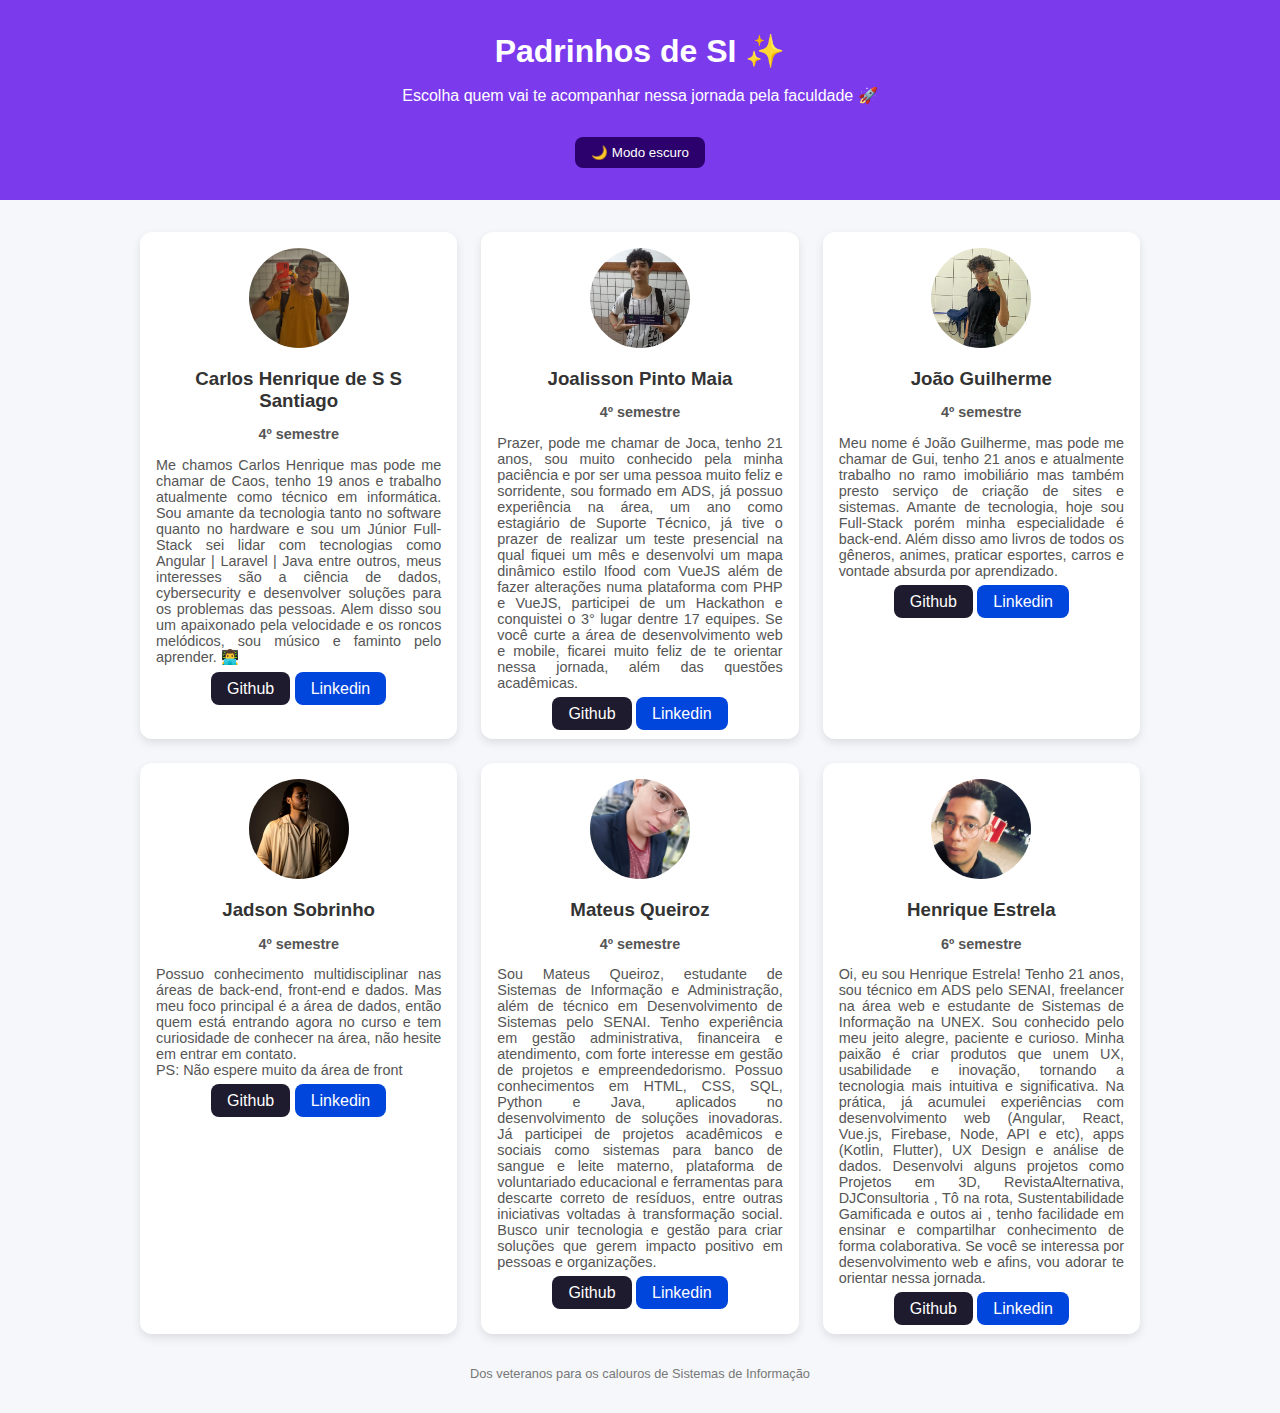
<file: index.html>
<!DOCTYPE html>
<html lang="pt-br">
<head>
  <meta charset="UTF-8">
  <meta name="viewport" content="width=device-width, initial-scale=1">
  <link rel="stylesheet" href="styles/index.css">
  <title>Padrinhos de Sistemas de Informação</title>
  <link rel="icon" type="image/png" href="assets/icon/unexicon.ico">
</head>
<body>

  <header>
    <h1>Padrinhos de SI ✨</h1>
    <p>Escolha quem vai te acompanhar nessa jornada pela faculdade 🚀</p>
    <button id="toggle-theme">🌙 Modo escuro</button>

  </header>

  <div class="container" id="cards-container">
    <!-- Cards dos padrinhos vão aqui -->
  </div>

  <footer>
    Dos veteranos para os calouros de Sistemas de Informação
  </footer>

  <script src="js/index.js"></script>
</body>
</html>
</file>
<file: styles/index.css>
body {
  font-family: 'Segoe UI', sans-serif;
  margin: 0;
  background: #f5f7fa;
  color: #333;
}

header {
  background: #7c3aed;
  color: white;
  text-align: center;
  padding: 2rem 1rem;
}

h1 {
  margin: 0;
}

.container {
  max-width: 1000px;
  margin: 2rem auto;
  display: grid;
  grid-template-columns: repeat(auto-fit, minmax(250px, 1fr));
  gap: 1.5rem;
  padding: 0 1rem;
}

.card {
  background: white;
  border-radius: 12px;
  box-shadow: 0 4px 10px rgba(0,0,0,0.1);
  padding: 1rem;
  text-align: center;
  transition: transform 0.3s;
  height: auto;
}

.card:hover {
  transform: translateY(-5px);
  transition: 0.5s ease;
}

.card img {
  width: 100px;
  height: 100px;
  border-radius: 50%;
  object-fit: cover;
  margin-bottom: 0.5rem;
}

.card h3 {
  margin: 0.5rem 0 0.2rem;
}

.card p {
  font-size: 0.9rem;
  color: #555;
}
.card p.bio {
  font-size: 0.9rem;
  color: #555;
  text-align: justify;
}

.card a {
  margin-top: 1rem;
  background: #7c3aed;
  color: white;
  border: none;
  padding: 0.5rem 1rem;
  border-radius: 8px;
  cursor: pointer;
  transition: background-color 0.3s;
  text-decoration-line: none;
}

.card a:hover {
  background: #6d28d9;
}

.card a.github{
  background: #1e1b2e;
}
.card a.github:hover{
  background: #6d28d9;
}
.card a.linkedin{
  background: #0046dd;
}
.card a.linkedin:hover{
  background: #6d28d9;
}

#toggle-theme {
  background: #2c006d;
  color: white;
  border: none;
  padding: 0.5rem 1rem;
  border-radius: 8px;
  cursor: pointer;
  margin-top: 1rem;
  transition: background-color 0.3s;
}

#toggle-theme:hover {
  background: #5b21b6;
}

footer {
  text-align: center;
  font-size: 0.8rem;
  color: #777;
  margin: 2rem 0;
}

/* --- DARK MODE --- */

body.dark-mode {
  background: #1e1b2e;
  color: #f3e8ff;
}

body.dark-mode header {
  background: #4c1d95;
  color: #f3e8ff;
}

body.dark-mode .card {
  background: #2e1065;
  color: #f3e8ff;
  box-shadow: 0 4px 10px rgba(0, 0, 0, 0.5);
}

body.dark-mode .card p {
  color: #e9d5ff;
}

body.dark-mode .card a.github {
  background: #1d1929;
  color: #ffffff;
}
body.dark-mode .card a.github:hover {
  background: #a78bfa;
  color: #1e1b2e;
}
body.dark-mode .card a.linkedin {
  background: #0049e7;
  color: #1e1b2e;
}
body.dark-mode .card a.linkedin:hover {
  background: #a78bfa;
  color: #1e1b2e;
}

body.dark-mode .card a:hover {
  background: #c4b5fd;
}

body, header, .card, .card a {
  transition: background-color 0.3s ease, color 0.3s ease;
}
</file>
